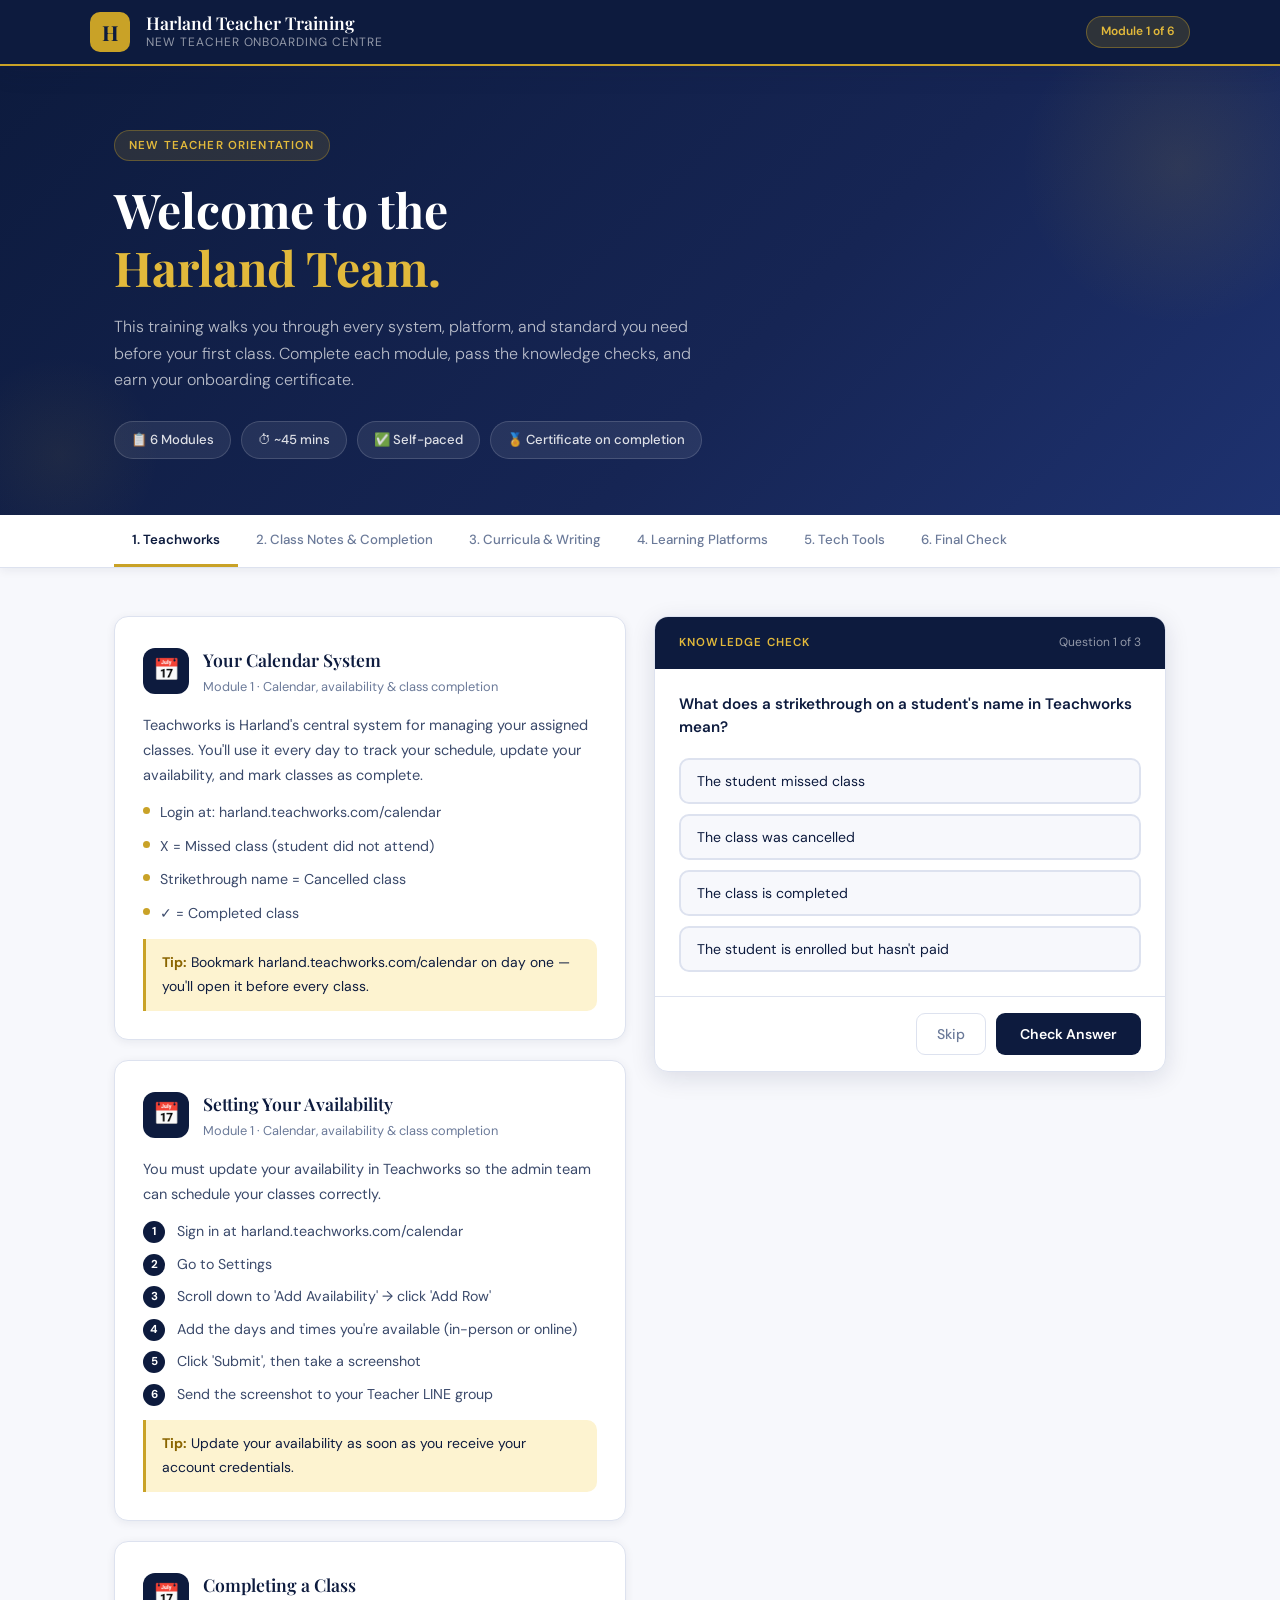
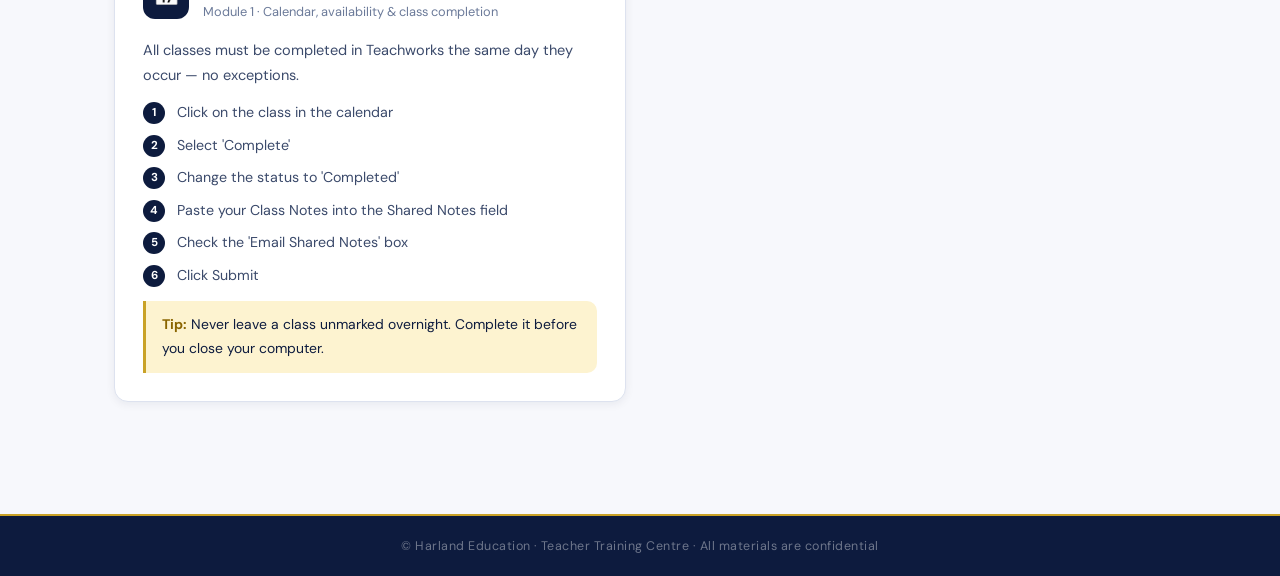
<file: index.html>
<!DOCTYPE html>
<html lang="en">
<head>
  <meta charset="UTF-8" />
  <meta name="viewport" content="width=device-width, initial-scale=1.0" />
  <title>Harland Teacher Onboarding | Training Centre</title>
  <link rel="stylesheet" href="style.css" />
  <link href="https://fonts.googleapis.com/css2?family=Playfair+Display:wght@600;700&family=DM+Sans:wght@300;400;500;600&display=swap" rel="stylesheet" />
</head>
<body>

  <header class="site-header">
    <div class="header-inner">
      <div class="logo-badge">H</div>
      <div class="header-text">
        <h1 class="site-title">Harland Teacher Training</h1>
        <p class="site-subtitle">New Teacher Onboarding Centre</p>
      </div>
      <div class="progress-pill" id="headerProgress">Module 1 of 6</div>
    </div>
  </header>

  <section class="hero">
    <div class="container">
      <div class="hero-badge">New Teacher Orientation</div>
      <h2 class="hero-title">Welcome to the<br><span class="gold">Harland Team.</span></h2>
      <p class="hero-desc">This training walks you through every system, platform, and standard you need before your first class. Complete each module, pass the knowledge checks, and earn your onboarding certificate.</p>
      <div class="hero-stats">
        <div class="stat-pill">📋 6 Modules</div>
        <div class="stat-pill">⏱ ~45 mins</div>
        <div class="stat-pill">✅ Self-paced</div>
        <div class="stat-pill">🏅 Certificate on completion</div>
      </div>
    </div>
  </section>

  <section class="module-nav-section">
    <div class="container">
      <div class="module-tabs" id="moduleTabs">
        <button class="tab-btn active" data-module="0">1. Teachworks</button>
        <button class="tab-btn" data-module="1">2. Class Notes & Completion</button>
        <button class="tab-btn" data-module="2">3. Curricula & Writing</button>
        <button class="tab-btn" data-module="3">4. Learning Platforms</button>
        <button class="tab-btn" data-module="4">5. Tech Tools</button>
        <button class="tab-btn" data-module="5">6. Final Check</button>
      </div>
    </div>
  </section>

  <main class="main-content">
    <div class="container">
      <div class="content-grid">
        <div class="module-info-panel" id="moduleInfoPanel"></div>
        <div class="quiz-panel">
          <div class="quiz-card">
            <div class="quiz-header">
              <span class="quiz-tag">Knowledge Check</span>
              <span class="quiz-counter" id="quizCounter">Question 1 of 3</span>
            </div>
            <div id="quizArea"></div>
            <div class="quiz-actions">
              <button class="btn-secondary" id="btnSkip">Skip</button>
              <button class="btn-primary" id="btnSubmit">Check Answer</button>
            </div>
          </div>
        </div>
      </div>

      <div class="results-section" id="resultsSection" style="display:none;">
        <h3 class="section-heading">Your Progress Dashboard</h3>
        <div class="results-grid" id="resultsGrid"></div>
        <div class="certificate-banner" id="certificateBanner" style="display:none;">
          <div class="cert-icon">🏅</div>
          <div class="cert-text">
            <strong>Congratulations! You've completed all 6 modules.</strong>
            <p>You're officially ready to teach at Harland. Your supervisor will be notified.</p>
          </div>
          <button class="btn-gold" onclick="window.print()">Print Certificate</button>
        </div>
      </div>
    </div>
  </main>

  <footer class="site-footer">
    <div class="container">
      <p>© Harland Education · Teacher Training Centre · All materials are confidential</p>
    </div>
  </footer>

  <script src="script.js"></script>
</body>
</html>
</file>
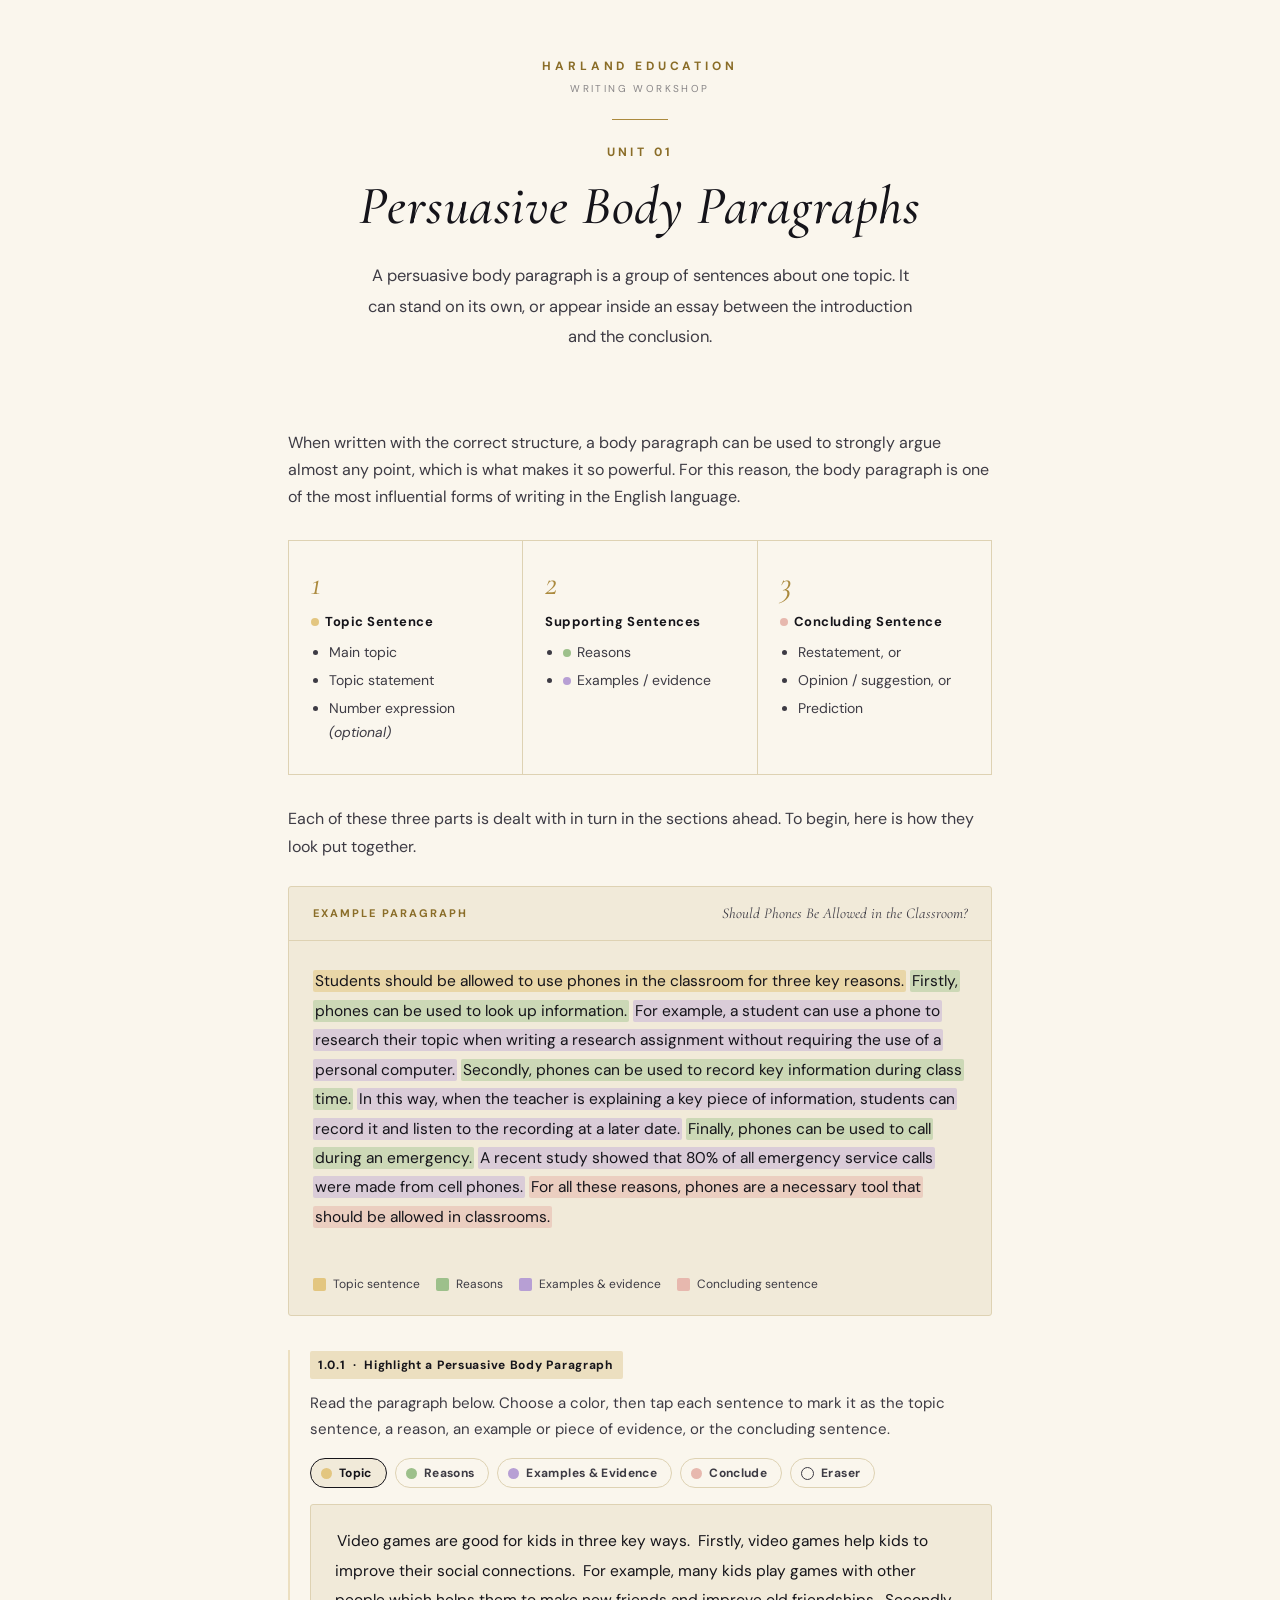
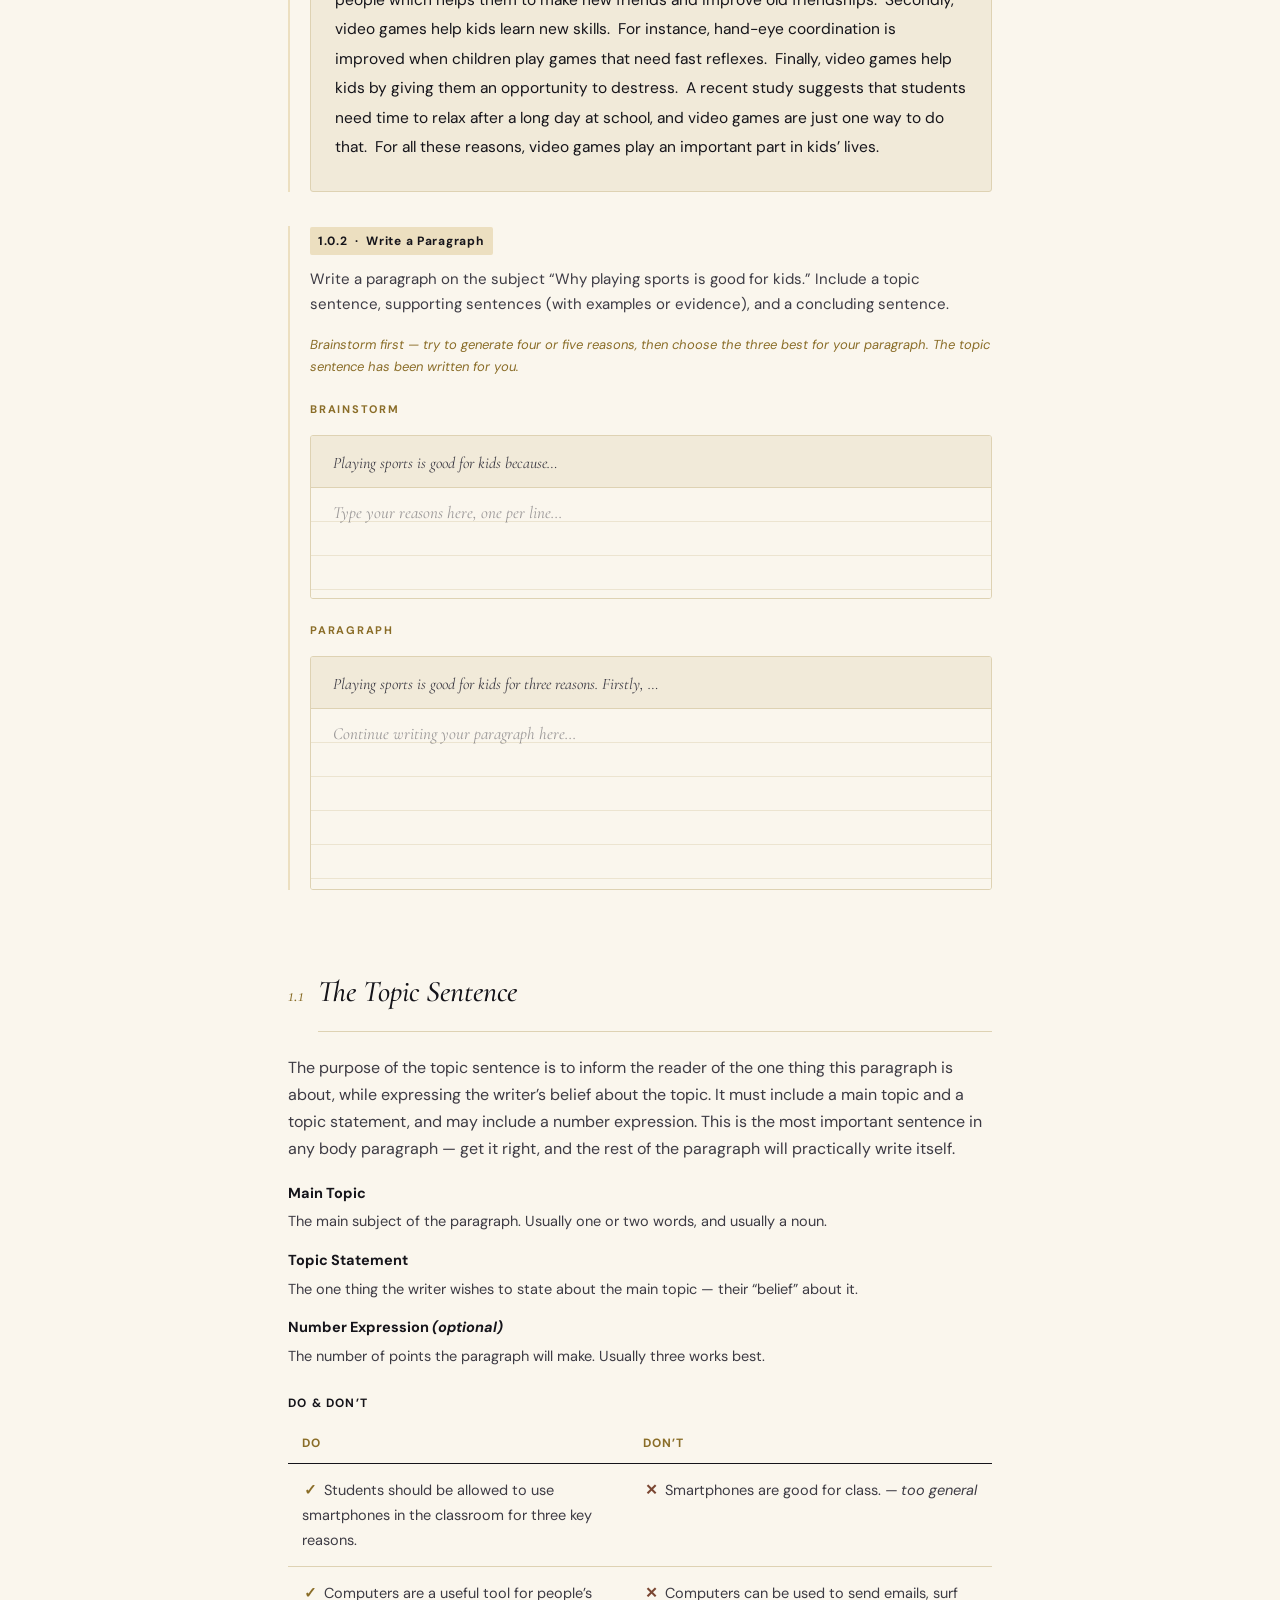
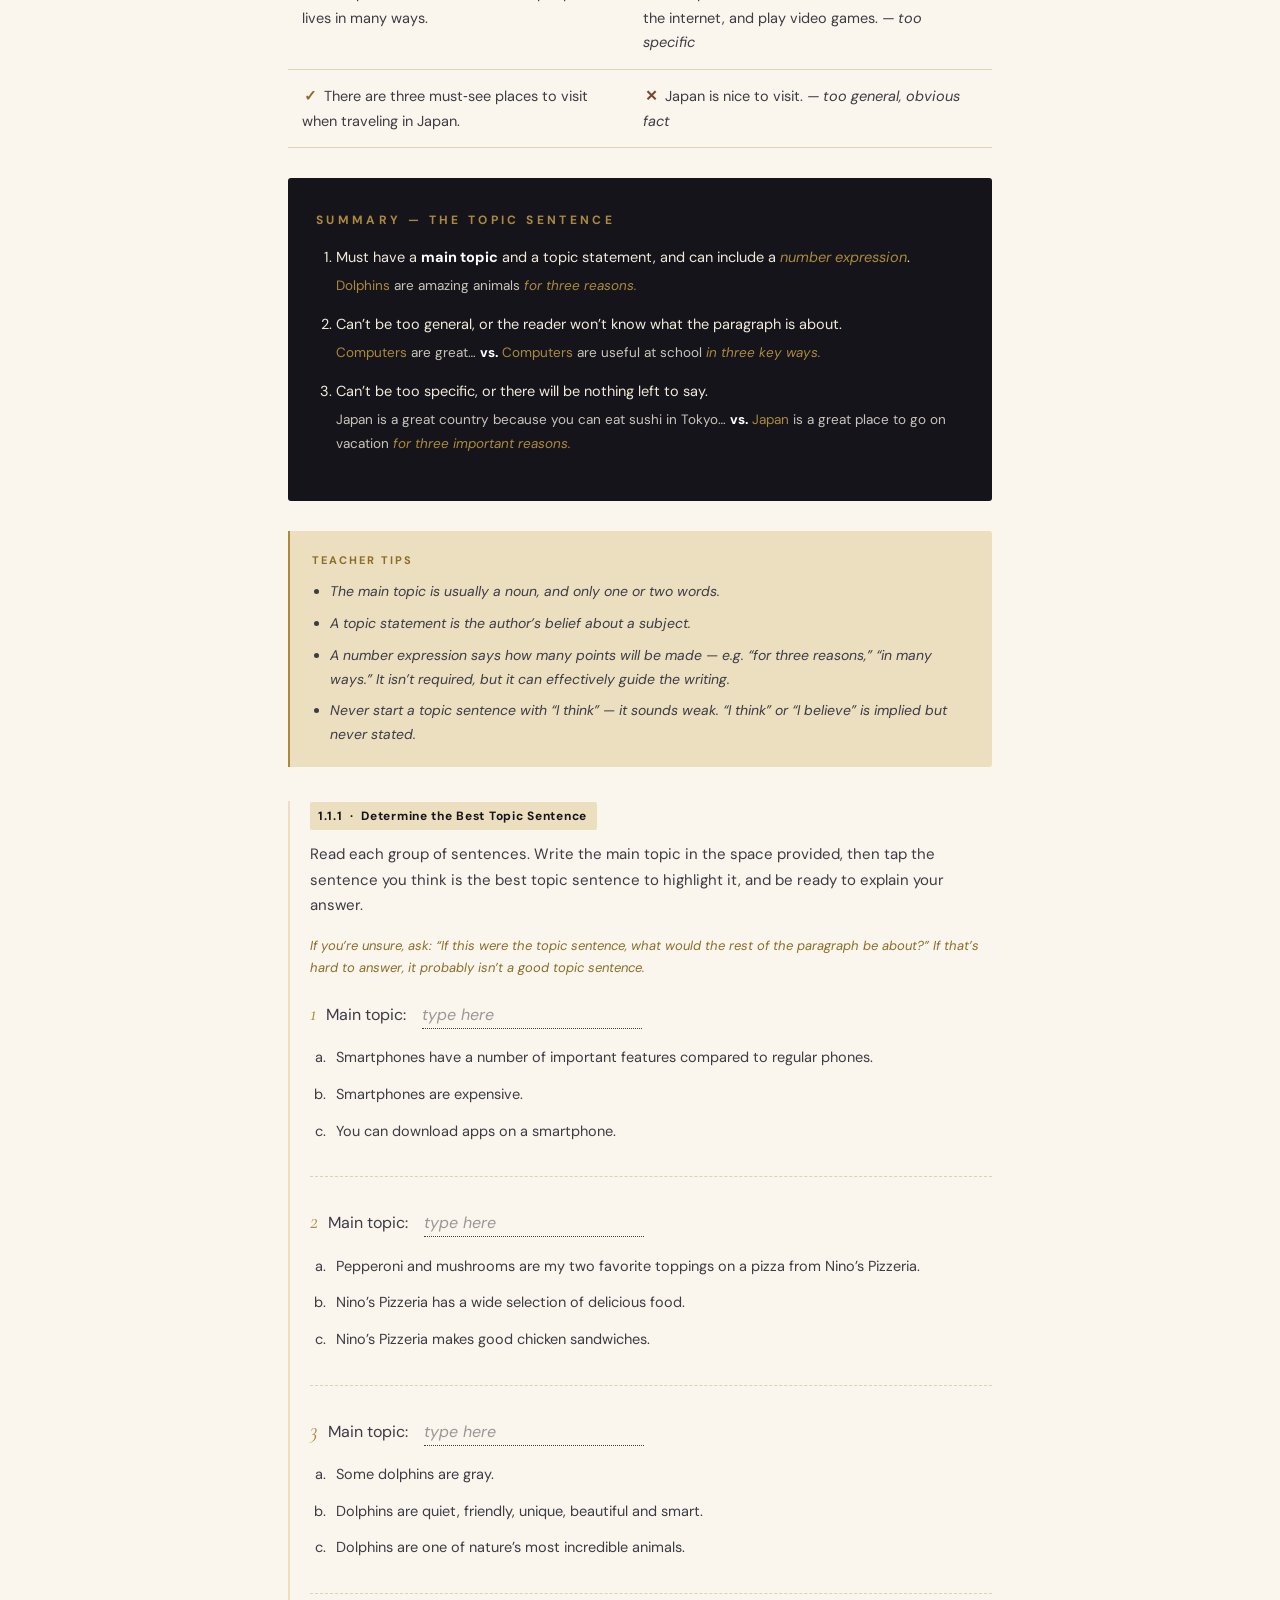
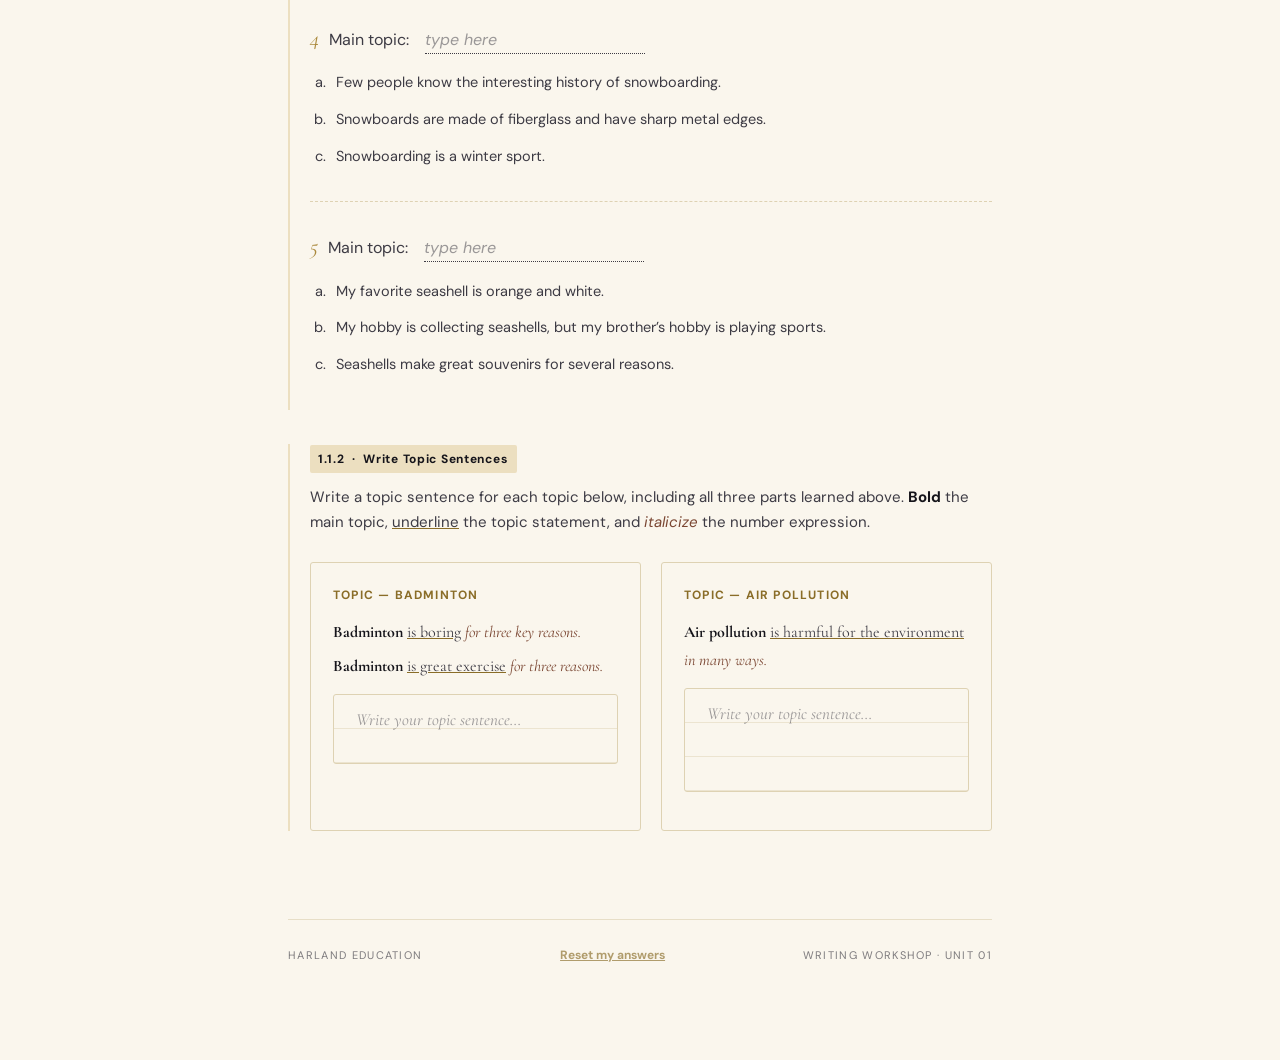
<file: unit1-persuasive-body-paragraphs.html>
<!DOCTYPE html>
<html lang="en">
<head>
<meta charset="UTF-8">
<meta name="viewport" content="width=device-width, initial-scale=1.0">
<title>Unit 1 — Persuasive Body Paragraphs | Harland Education</title>
<link rel="preconnect" href="https://fonts.googleapis.com">
<link rel="preconnect" href="https://fonts.gstatic.com" crossorigin>
<link href="https://fonts.googleapis.com/css2?family=Cormorant+Garamond:ital,wght@0,400;0,500;0,600;1,400;1,500;1,600&family=DM+Sans:ital,wght@0,400;0,500;0,700;1,400&display=swap" rel="stylesheet">
<style>
  :root{
    --obsidian:#15141a;
    --obsidian-soft:#3d3b44;
    --parchment:#faf6ed;
    --parchment-deep:#f1ead9;
    --gold:#ab8a3e;
    --gold-deep:#8a6d28;
    --gold-pale:#ecdfc0;
    --line:#ded2b3;
    --maroon:#7a4632;
    --radius:3px;
    --hl-topic:#e3c680;
    --hl-topic-soft:rgba(227,198,128,0.55);
    --hl-reasons:#9dc08b;
    --hl-reasons-soft:rgba(157,192,139,0.45);
    --hl-evidence:#b79fd4;
    --hl-evidence-soft:rgba(183,159,212,0.4);
    --hl-conclude:#e7b8ae;
    --hl-conclude-soft:rgba(231,184,174,0.55);
  }

  *{box-sizing:border-box;}

  html{scroll-behavior:smooth;}

  body{
    margin:0;
    background:var(--parchment);
    color:var(--obsidian-soft);
    font-family:'DM Sans', sans-serif;
    font-size:16px;
    line-height:1.7;
    -webkit-font-smoothing:antialiased;
  }

  ::selection{ background:var(--gold-pale); color:var(--obsidian); }

  .page{
    max-width:760px;
    margin:0 auto;
    padding:0 28px 96px;
  }

  /* ---------- Header ---------- */

  header.masthead{
    padding:56px 0 40px;
    text-align:center;
  }

  .wordmark{
    font-family:'DM Sans', sans-serif;
    font-size:12px;
    font-weight:700;
    letter-spacing:0.32em;
    text-transform:uppercase;
    color:var(--gold-deep);
  }

  .wordmark span{
    display:block;
    margin-top:4px;
    font-size:10px;
    font-weight:400;
    letter-spacing:0.24em;
    color:var(--obsidian-soft);
    opacity:0.6;
  }

  .rule{
    width:56px;
    height:1px;
    background:var(--gold);
    margin:22px auto;
  }

  .eyebrow{
    font-family:'DM Sans', sans-serif;
    font-size:12px;
    font-weight:700;
    letter-spacing:0.28em;
    text-transform:uppercase;
    color:var(--gold-deep);
    margin:0 0 14px;
  }

  h1.title{
    font-family:'Cormorant Garamond', serif;
    font-style:italic;
    font-weight:500;
    font-size:clamp(38px, 6vw, 54px);
    line-height:1.08;
    color:var(--obsidian);
    margin:0;
    letter-spacing:0.01em;
  }

  .lede{
    max-width:560px;
    margin:26px auto 0;
    font-size:16.5px;
    line-height:1.85;
    color:var(--obsidian-soft);
  }

  /* ---------- Section scaffolding ---------- */

  section{ margin-top:76px; }

  header.masthead + section{ margin-top:36px; }

  .section-head{
    display:flex;
    align-items:baseline;
    gap:14px;
    margin-bottom:22px;
  }

  .section-num{
    font-family:'Cormorant Garamond', serif;
    font-style:italic;
    font-size:20px;
    color:var(--gold-deep);
    white-space:nowrap;
  }

  h2.section-title{
    font-family:'Cormorant Garamond', serif;
    font-style:italic;
    font-weight:500;
    font-size:30px;
    color:var(--obsidian);
    margin:0;
    flex:1;
  }

  h2.section-title::after{
    content:"";
    display:block;
    height:1px;
    background:var(--line);
    margin-top:14px;
  }

  p{ margin:0 0 18px; }
  p:last-child{ margin-bottom:0; }

  /* ---------- Structure triptych ---------- */

  .triptych{
    display:grid;
    grid-template-columns:repeat(3, 1fr);
    gap:1px;
    background:var(--line);
    border:1px solid var(--line);
    margin:30px 0;
  }

  .triptych .panel{
    background:var(--parchment);
    padding:26px 22px;
  }

  .panel-num{
    font-family:'Cormorant Garamond', serif;
    font-style:italic;
    font-size:34px;
    color:var(--gold);
    line-height:1;
    display:block;
    margin-bottom:10px;
  }

  .panel-title{
    font-family:'DM Sans', sans-serif;
    font-weight:700;
    font-size:13px;
    letter-spacing:0.04em;
    color:var(--obsidian);
    margin-bottom:8px;
  }

  .panel-list{
    margin:0;
    padding-left:18px;
    font-size:14px;
    color:var(--obsidian-soft);
  }

  .panel-list li{ margin-bottom:4px; }

  .dot{
    display:inline-block;
    width:8px;
    height:8px;
    border-radius:50%;
    margin-right:6px;
  }
  .dot.topic{ background:var(--hl-topic); }
  .dot.reasons{ background:var(--hl-reasons); }
  .dot.evidence{ background:var(--hl-evidence); }
  .dot.conclude{ background:var(--hl-conclude); }

  /* ---------- Specimen cards ---------- */

  .specimen{
    background:var(--parchment-deep);
    border:1px solid var(--line);
    border-radius:var(--radius);
    padding:0;
    margin:26px 0;
    position:relative;
  }

  .specimen-label{
    display:flex;
    justify-content:space-between;
    align-items:center;
    padding:14px 24px;
    border-bottom:1px solid var(--line);
  }

  .specimen-tag{
    font-family:'DM Sans', sans-serif;
    font-size:11px;
    font-weight:700;
    letter-spacing:0.18em;
    text-transform:uppercase;
    color:var(--gold-deep);
  }

  .specimen-topic{
    font-family:'Cormorant Garamond', serif;
    font-style:italic;
    font-size:15px;
    color:var(--obsidian-soft);
  }

  .specimen-body{
    padding:26px 24px 28px;
    font-size:15.5px;
    line-height:1.9;
    color:var(--obsidian);
  }

  /* annotation legend + marks */
  .mk-topic{ background:var(--hl-topic-soft); border-radius:2px; box-decoration-break:clone; -webkit-box-decoration-break:clone; padding:1px 2px; }
  .mk-reasons{ background:var(--hl-reasons-soft); border-radius:2px; box-decoration-break:clone; -webkit-box-decoration-break:clone; padding:1px 2px; }
  .mk-evidence{ background:var(--hl-evidence-soft); border-radius:2px; box-decoration-break:clone; -webkit-box-decoration-break:clone; padding:1px 2px; }
  .mk-conclude{ background:var(--hl-conclude-soft); border-radius:2px; box-decoration-break:clone; -webkit-box-decoration-break:clone; padding:1px 2px; }

  .legend{
    display:flex;
    flex-wrap:wrap;
    gap:16px;
    padding:14px 24px 20px;
    font-size:12px;
    color:var(--obsidian-soft);
  }

  .legend-item{ display:flex; align-items:center; gap:7px; }
  .legend-swatch{ width:13px; height:13px; border-radius:2px; display:inline-block; }
  .legend-swatch.topic{ background:var(--hl-topic); }
  .legend-swatch.reasons{ background:var(--hl-reasons); }
  .legend-swatch.evidence{ background:var(--hl-evidence); }
  .legend-swatch.conclude{ background:var(--hl-conclude); }

  /* ---------- Exercise blocks ---------- */

  .exercise{
    margin:34px 0;
    padding-left:20px;
    border-left:2px solid var(--gold-pale);
  }

  .exercise-marker{
    display:inline-flex;
    align-items:center;
    gap:8px;
    font-family:'DM Sans', sans-serif;
    font-weight:700;
    font-size:12px;
    letter-spacing:0.06em;
    color:var(--obsidian);
    background:var(--gold-pale);
    padding:4px 10px 4px 8px;
    border-radius:2px;
    margin-bottom:12px;
  }

  .exercise-prompt{
    font-size:15px;
    color:var(--obsidian-soft);
    margin-bottom:16px;
  }

  .exercise-note{
    font-size:13px;
    font-style:italic;
    color:var(--gold-deep);
    margin-bottom:16px;
  }

  /* ---------- Highlighter toolbar ---------- */

  .hl-toolbar{
    display:flex;
    flex-wrap:wrap;
    gap:8px;
    margin-bottom:16px;
  }

  .hl-btn{
    display:inline-flex;
    align-items:center;
    gap:7px;
    font-family:'DM Sans', sans-serif;
    font-size:12px;
    font-weight:700;
    letter-spacing:0.03em;
    color:var(--obsidian-soft);
    background:var(--parchment);
    border:1px solid var(--line);
    border-radius:20px;
    padding:6px 14px 6px 10px;
    cursor:pointer;
    transition:border-color .15s, color .15s, background .15s;
  }

  .hl-btn::before{
    content:"";
    width:11px;
    height:11px;
    border-radius:50%;
    display:inline-block;
    background:var(--dot, var(--obsidian-soft));
  }

  .hl-btn[data-tool="topic"]{ --dot:var(--hl-topic); }
  .hl-btn[data-tool="reasons"]{ --dot:var(--hl-reasons); }
  .hl-btn[data-tool="evidence"]{ --dot:var(--hl-evidence); }
  .hl-btn[data-tool="conclude"]{ --dot:var(--hl-conclude); }
  .hl-btn[data-tool="clear"]::before{ background:transparent; border:1px solid var(--obsidian-soft); }

  .hl-btn.active{
    border-color:var(--obsidian);
    background:var(--parchment-deep);
    color:var(--obsidian);
  }

  .hl-sentence{
    cursor:pointer;
    border-radius:2px;
    padding:1px 2px;
    transition:background-color .12s;
  }
  .hl-sentence:hover{ background:var(--gold-pale); }
  .hl-sentence.hl-topic{ background:var(--hl-topic-soft); }
  .hl-sentence.hl-reasons{ background:var(--hl-reasons-soft); }
  .hl-sentence.hl-evidence{ background:var(--hl-evidence-soft); }
  .hl-sentence.hl-conclude{ background:var(--hl-conclude-soft); }

  .clear-link{
    background:none;
    border:none;
    font-family:'DM Sans', sans-serif;
    font-size:12px;
    font-weight:700;
    color:var(--gold-deep);
    text-decoration:underline;
    cursor:pointer;
    padding:0;
    margin-bottom:16px;
  }

  /* ---------- Editable fields ---------- */

  [contenteditable="true"]{ cursor:text; }

  [contenteditable="true"]:empty:before{
    content:attr(data-placeholder);
    color:var(--obsidian-soft);
    opacity:0.5;
    font-style:italic;
  }

  .ruled.editable:focus{
    outline:none;
    border-color:var(--gold);
    box-shadow:0 0 0 2px var(--gold-pale);
  }

  .blank-line.editable{
    outline:none;
  }
  .blank-line.editable:focus{
    border-bottom-color:var(--gold);
    background:var(--gold-pale);
  }

  /* ---------- Selectable options (1.1.1) ---------- */

  ol.options li{
    cursor:pointer;
    border-radius:2px;
    padding:3px 6px;
    margin-left:-6px;
    transition:background-color .12s;
  }
  ol.options li:hover{ background:var(--gold-pale); }
  ol.options li.chosen{
    background:var(--hl-topic-soft);
    font-weight:500;
    color:var(--obsidian);
  }

  /* ---------- Ruled writing panels ---------- */

  .ruled{
    background:
      repeating-linear-gradient(
        var(--parchment),
        var(--parchment) 33px,
        var(--line) 34px
      );
    border:1px solid var(--line);
    border-radius:var(--radius);
    padding:8px 22px 8px;
    margin:16px 0;
    font-family:'Cormorant Garamond', serif;
    font-size:17px;
    color:var(--obsidian);
    line-height:34px;
  }

  .ruled .prefix{ color:var(--obsidian-soft); font-style:italic; }

  .ruled-wrap{
    border:1px solid var(--line);
    border-radius:var(--radius);
    overflow:hidden;
    margin:16px 0;
  }

  .ruled-prefix{
    padding:14px 22px 10px;
    font-family:'Cormorant Garamond', serif;
    font-style:italic;
    font-size:16px;
    color:var(--obsidian-soft);
    background:var(--parchment-deep);
    border-bottom:1px solid var(--line);
  }

  .ruled-wrap .ruled{
    margin:0;
    border:none;
    border-radius:0;
  }

  .ruled-label{
    font-family:'DM Sans', sans-serif;
    font-size:11px;
    font-weight:700;
    letter-spacing:0.16em;
    text-transform:uppercase;
    color:var(--gold-deep);
    margin:22px 0 8px;
  }

  /* ---------- Do / Don't table ---------- */

  .rules-table{
    width:100%;
    border-collapse:collapse;
    margin:24px 0;
    font-size:14.5px;
  }

  .rules-table caption{
    text-align:left;
    font-family:'DM Sans', sans-serif;
    font-weight:700;
    font-size:12px;
    letter-spacing:0.1em;
    text-transform:uppercase;
    color:var(--obsidian);
    margin-bottom:10px;
  }

  .rules-table th{
    text-align:left;
    font-family:'DM Sans', sans-serif;
    font-weight:700;
    font-size:12px;
    letter-spacing:0.08em;
    text-transform:uppercase;
    color:var(--gold-deep);
    padding:10px 14px;
    border-bottom:1px solid var(--obsidian);
  }

  .rules-table td{
    padding:14px;
    border-bottom:1px solid var(--line);
    vertical-align:top;
  }

  .mark{
    display:inline-block;
    width:16px;
    text-align:center;
    margin-right:6px;
    font-weight:700;
  }
  .mark.yes{ color:var(--gold-deep); }
  .mark.no{ color:var(--maroon); }

  .structure-def{
    margin:8px 0 18px;
    font-size:14.5px;
  }
  .structure-def dt{
    font-family:'DM Sans', sans-serif;
    font-weight:700;
    color:var(--obsidian);
    margin-top:14px;
  }
  .structure-def dd{
    margin:4px 0 0;
    color:var(--obsidian-soft);
  }

  /* ---------- Reversed summary panel ---------- */

  .summary-panel{
    background:var(--obsidian);
    color:var(--parchment-deep);
    padding:32px 28px;
    border-radius:var(--radius);
    margin:30px 0;
  }

  .summary-panel .eyebrow{ color:var(--gold); }

  .summary-panel ol{
    margin:14px 0 0;
    padding-left:20px;
  }

  .summary-panel li{
    margin-bottom:14px;
    font-size:14.5px;
    line-height:1.75;
  }

  .summary-panel li em{
    font-style:italic;
    color:var(--gold);
  }

  .summary-panel li b{
    font-weight:700;
    color:#fff;
  }

  .summary-panel .compare{
    display:block;
    margin-top:4px;
    color:#c9c5bb;
    font-size:13.5px;
  }

  .summary-panel .compare .win{ color:var(--gold); }

  /* ---------- Teacher tips marginalia ---------- */

  .teacher-tips{
    margin:26px 0;
    padding:20px 22px;
    border-left:2px solid var(--gold);
    background:var(--gold-pale);
    border-radius:0 var(--radius) var(--radius) 0;
  }

  .teacher-tips .specimen-tag{ display:block; margin-bottom:10px; }

  .teacher-tips ul{
    margin:0;
    padding-left:18px;
    font-size:14px;
    font-style:italic;
    color:var(--obsidian-soft);
  }

  .teacher-tips li{ margin-bottom:8px; }
  .teacher-tips li:last-child{ margin-bottom:0; }

  /* ---------- Numbered practice sets ---------- */

  .problem-set{
    margin-bottom:26px;
    padding-bottom:24px;
    border-bottom:1px dashed var(--line);
  }
  .problem-set:last-child{ border-bottom:none; }

  .problem-head{
    display:flex;
    align-items:baseline;
    gap:10px;
    margin-bottom:10px;
  }

  .problem-index{
    font-family:'Cormorant Garamond', serif;
    font-style:italic;
    font-size:22px;
    color:var(--gold);
  }

  .blank-line{
    display:inline-block;
    min-width:220px;
    border-bottom:1px dotted var(--obsidian-soft);
    margin-left:6px;
  }

  ol.options{
    margin:10px 0 0;
    padding-left:26px;
    font-size:14.5px;
  }
  ol.options li{ margin-bottom:6px; }

  /* ---------- Topic sentence lab (1.1.2) ---------- */

  .lab{
    display:grid;
    grid-template-columns:1fr 1fr;
    gap:20px;
    margin:26px 0;
  }

  .lab-card{
    border:1px solid var(--line);
    border-radius:var(--radius);
    padding:22px;
    background:var(--parchment);
  }

  .lab-topic{
    font-family:'DM Sans', sans-serif;
    font-weight:700;
    font-size:12px;
    letter-spacing:0.1em;
    text-transform:uppercase;
    color:var(--gold-deep);
    margin-bottom:14px;
  }

  .lab-card .given{
    font-family:'Cormorant Garamond', serif;
    font-size:16px;
    color:var(--obsidian-soft);
    margin-bottom:6px;
  }

  .key{
    font-weight:700; color:var(--obsidian);
  }
  .stmt{
    text-decoration:underline;
    text-decoration-color:var(--gold-deep);
  }
  .numexp{
    font-style:italic;
    color:var(--maroon);
  }

  /* ---------- Footer ---------- */

  footer{
    margin-top:88px;
    padding-top:26px;
    border-top:1px solid var(--line);
    display:flex;
    justify-content:space-between;
    align-items:center;
    font-size:11px;
    letter-spacing:0.12em;
    text-transform:uppercase;
    color:var(--obsidian-soft);
    opacity:0.65;
  }

  @media (max-width:640px){
    .triptych{ grid-template-columns:1fr; }
    .lab{ grid-template-columns:1fr; }
    header.masthead{ padding-top:40px; }
    footer{ flex-direction:column; gap:8px; text-align:center; }
  }
</style>
</head>
<body>
<div class="page">

  <header class="masthead">
    <div class="wordmark">Harland Education<span>Writing Workshop</span></div>
    <div class="rule"></div>
    <p class="eyebrow">Unit 01</p>
    <h1 class="title">Persuasive Body Paragraphs</h1>
    <p class="lede">A persuasive body paragraph is a group of sentences about one topic. It can stand on its own, or appear inside an essay between the introduction and the conclusion.</p>
  </header>

  <section>
    <p>When written with the correct structure, a body paragraph can be used to strongly argue almost any point, which is what makes it so powerful. For this reason, the body paragraph is one of the most influential forms of writing in the English language.</p>

    <div class="triptych">
      <div class="panel">
        <span class="panel-num">1</span>
        <div class="panel-title"><span class="dot topic"></span>Topic Sentence</div>
        <ul class="panel-list">
          <li>Main topic</li>
          <li>Topic statement</li>
          <li>Number expression <em>(optional)</em></li>
        </ul>
      </div>
      <div class="panel">
        <span class="panel-num">2</span>
        <div class="panel-title">Supporting Sentences</div>
        <ul class="panel-list">
          <li><span class="dot reasons"></span>Reasons</li>
          <li><span class="dot evidence"></span>Examples / evidence</li>
        </ul>
      </div>
      <div class="panel">
        <span class="panel-num">3</span>
        <div class="panel-title"><span class="dot conclude"></span>Concluding Sentence</div>
        <ul class="panel-list">
          <li>Restatement, or</li>
          <li>Opinion / suggestion, or</li>
          <li>Prediction</li>
        </ul>
      </div>
    </div>

    <p>Each of these three parts is dealt with in turn in the sections ahead. To begin, here is how they look put together.</p>

    <div class="specimen">
      <div class="specimen-label">
        <span class="specimen-tag">Example Paragraph</span>
        <span class="specimen-topic">Should Phones Be Allowed in the Classroom?</span>
      </div>
      <div class="specimen-body">
        <span class="mk-topic">Students should be allowed to use phones in the classroom for three key reasons.</span>
        <span class="mk-reasons">Firstly, phones can be used to look up information.</span> <span class="mk-evidence">For example, a student can use a phone to research their topic when writing a research assignment without requiring the use of a personal computer.</span> <span class="mk-reasons">Secondly, phones can be used to record key information during class time.</span> <span class="mk-evidence">In this way, when the teacher is explaining a key piece of information, students can record it and listen to the recording at a later date.</span> <span class="mk-reasons">Finally, phones can be used to call during an emergency.</span> <span class="mk-evidence">A recent study showed that 80% of all emergency service calls were made from cell phones.</span>
        <span class="mk-conclude">For all these reasons, phones are a necessary tool that should be allowed in classrooms.</span>
      </div>
      <div class="legend">
        <span class="legend-item"><span class="legend-swatch topic"></span>Topic sentence</span>
        <span class="legend-item"><span class="legend-swatch reasons"></span>Reasons</span>
        <span class="legend-item"><span class="legend-swatch evidence"></span>Examples &amp; evidence</span>
        <span class="legend-item"><span class="legend-swatch conclude"></span>Concluding sentence</span>
      </div>
    </div>

    <div class="exercise">
      <span class="exercise-marker">1.0.1 &nbsp;·&nbsp; Highlight a Persuasive Body Paragraph</span>
      <p class="exercise-prompt">Read the paragraph below. Choose a color, then tap each sentence to mark it as the topic sentence, a reason, an example or piece of evidence, or the concluding sentence.</p>
      <div class="hl-toolbar" role="group" aria-label="Highlighter colors" data-target="hl-101">
        <button type="button" class="hl-btn active" data-tool="topic">Topic</button>
        <button type="button" class="hl-btn" data-tool="reasons">Reasons</button>
        <button type="button" class="hl-btn" data-tool="evidence">Examples &amp; Evidence</button>
        <button type="button" class="hl-btn" data-tool="conclude">Conclude</button>
        <button type="button" class="hl-btn" data-tool="clear">Eraser</button>
      </div>
      <div class="specimen" style="margin-top:0;">
        <div class="specimen-body hl-group" id="hl-101" style="padding-top:22px;">
          <span class="hl-sentence" data-field="hl-1">Video games are good for kids in three key ways.</span> <span class="hl-sentence" data-field="hl-2">Firstly, video games help kids to improve their social connections.</span> <span class="hl-sentence" data-field="hl-3">For example, many kids play games with other people which helps them to make new friends and improve old friendships.</span> <span class="hl-sentence" data-field="hl-4">Secondly, video games help kids learn new skills.</span> <span class="hl-sentence" data-field="hl-5">For instance, hand-eye coordination is improved when children play games that need fast reflexes.</span> <span class="hl-sentence" data-field="hl-6">Finally, video games help kids by giving them an opportunity to destress.</span> <span class="hl-sentence" data-field="hl-7">A recent study suggests that students need time to relax after a long day at school, and video games are just one way to do that.</span> <span class="hl-sentence" data-field="hl-8">For all these reasons, video games play an important part in kids&rsquo; lives.</span>
        </div>
      </div>
    </div>

    <div class="exercise">
      <span class="exercise-marker">1.0.2 &nbsp;·&nbsp; Write a Paragraph</span>
      <p class="exercise-prompt">Write a paragraph on the subject &ldquo;Why playing sports is good for kids.&rdquo; Include a topic sentence, supporting sentences (with examples or evidence), and a concluding sentence.</p>
      <p class="exercise-note">Brainstorm first &mdash; try to generate four or five reasons, then choose the three best for your paragraph. The topic sentence has been written for you.</p>

      <p class="ruled-label">Brainstorm</p>
      <div class="ruled-wrap">
        <div class="ruled-prefix">Playing sports is good for kids because&hellip;</div>
        <div class="ruled editable" contenteditable="true" data-field="brainstorm" data-placeholder="Type your reasons here, one per line&hellip;" style="min-height:110px;"></div>
      </div>

      <p class="ruled-label">Paragraph</p>
      <div class="ruled-wrap">
        <div class="ruled-prefix">Playing sports is good for kids for three reasons. Firstly, &hellip;</div>
        <div class="ruled editable" contenteditable="true" data-field="paragraph" data-placeholder="Continue writing your paragraph here&hellip;" style="min-height:180px;"></div>
      </div>
    </div>
  </section>

  <section>
    <div class="section-head">
      <span class="section-num">1.1</span>
      <h2 class="section-title">The Topic Sentence</h2>
    </div>

    <p>The purpose of the topic sentence is to inform the reader of the one thing this paragraph is about, while expressing the writer&rsquo;s belief about the topic. It must include a main topic and a topic statement, and may include a number expression. This is the most important sentence in any body paragraph &mdash; get it right, and the rest of the paragraph will practically write itself.</p>

    <dl class="structure-def">
      <dt>Main Topic</dt>
      <dd>The main subject of the paragraph. Usually one or two words, and usually a noun.</dd>
      <dt>Topic Statement</dt>
      <dd>The one thing the writer wishes to state about the main topic &mdash; their &ldquo;belief&rdquo; about it.</dd>
      <dt>Number Expression <em>(optional)</em></dt>
      <dd>The number of points the paragraph will make. Usually three works best.</dd>
    </dl>

    <table class="rules-table">
      <caption>Do &amp; Don&rsquo;t</caption>
      <thead>
        <tr><th>Do</th><th>Don&rsquo;t</th></tr>
      </thead>
      <tbody>
        <tr>
          <td><span class="mark yes">&#10003;</span>Students should be allowed to use smartphones in the classroom for three key reasons.</td>
          <td><span class="mark no">&#10005;</span>Smartphones are good for class. <em>&mdash; too general</em></td>
        </tr>
        <tr>
          <td><span class="mark yes">&#10003;</span>Computers are a useful tool for people&rsquo;s lives in many ways.</td>
          <td><span class="mark no">&#10005;</span>Computers can be used to send emails, surf the internet, and play video games. <em>&mdash; too specific</em></td>
        </tr>
        <tr>
          <td><span class="mark yes">&#10003;</span>There are three must&#8209;see places to visit when traveling in Japan.</td>
          <td><span class="mark no">&#10005;</span>Japan is nice to visit. <em>&mdash; too general, obvious fact</em></td>
        </tr>
      </tbody>
    </table>

    <div class="summary-panel">
      <p class="eyebrow">Summary &mdash; The Topic Sentence</p>
      <ol>
        <li>Must have a <b>main topic</b> and a topic statement, and can include a <em>number expression</em>.
          <span class="compare"><span class="win">Dolphins</span> are amazing animals <em>for three reasons.</em></span>
        </li>
        <li>Can&rsquo;t be too general, or the reader won&rsquo;t know what the paragraph is about.
          <span class="compare"><span class="win">Computers</span> are great&hellip; <b>vs.</b> <span class="win">Computers</span> are useful at school <em>in three key ways.</em></span>
        </li>
        <li>Can&rsquo;t be too specific, or there will be nothing left to say.
          <span class="compare">Japan is a great country because you can eat sushi in Tokyo&hellip; <b>vs.</b> <span class="win">Japan</span> is a great place to go on vacation <em>for three important reasons.</em></span>
        </li>
      </ol>
    </div>

    <div class="teacher-tips">
      <span class="specimen-tag">Teacher Tips</span>
      <ul>
        <li>The main topic is usually a noun, and only one or two words.</li>
        <li>A topic statement is the author&rsquo;s belief about a subject.</li>
        <li>A number expression says how many points will be made &mdash; e.g. &ldquo;for three reasons,&rdquo; &ldquo;in many ways.&rdquo; It isn&rsquo;t required, but it can effectively guide the writing.</li>
        <li>Never start a topic sentence with &ldquo;I think&rdquo; &mdash; it sounds weak. &ldquo;I think&rdquo; or &ldquo;I believe&rdquo; is implied but never stated.</li>
      </ul>
    </div>

    <div class="exercise">
      <span class="exercise-marker">1.1.1 &nbsp;·&nbsp; Determine the Best Topic Sentence</span>
      <p class="exercise-prompt">Read each group of sentences. Write the main topic in the space provided, then tap the sentence you think is the best topic sentence to highlight it, and be ready to explain your answer.</p>
      <p class="exercise-note">If you&rsquo;re unsure, ask: &ldquo;If this were the topic sentence, what would the rest of the paragraph be about?&rdquo; If that&rsquo;s hard to answer, it probably isn&rsquo;t a good topic sentence.</p>

      <div class="problem-set">
        <div class="problem-head"><span class="problem-index">1</span>Main topic:<span class="blank-line editable" contenteditable="true" data-field="topic-1" data-placeholder="type here"></span></div>
        <ol class="options" type="a" data-field="choice-1">
          <li>Smartphones have a number of important features compared to regular phones.</li>
          <li>Smartphones are expensive.</li>
          <li>You can download apps on a smartphone.</li>
        </ol>
      </div>

      <div class="problem-set">
        <div class="problem-head"><span class="problem-index">2</span>Main topic:<span class="blank-line editable" contenteditable="true" data-field="topic-2" data-placeholder="type here"></span></div>
        <ol class="options" type="a" data-field="choice-2">
          <li>Pepperoni and mushrooms are my two favorite toppings on a pizza from Nino&rsquo;s Pizzeria.</li>
          <li>Nino&rsquo;s Pizzeria has a wide selection of delicious food.</li>
          <li>Nino&rsquo;s Pizzeria makes good chicken sandwiches.</li>
        </ol>
      </div>

      <div class="problem-set">
        <div class="problem-head"><span class="problem-index">3</span>Main topic:<span class="blank-line editable" contenteditable="true" data-field="topic-3" data-placeholder="type here"></span></div>
        <ol class="options" type="a" data-field="choice-3">
          <li>Some dolphins are gray.</li>
          <li>Dolphins are quiet, friendly, unique, beautiful and smart.</li>
          <li>Dolphins are one of nature&rsquo;s most incredible animals.</li>
        </ol>
      </div>

      <div class="problem-set">
        <div class="problem-head"><span class="problem-index">4</span>Main topic:<span class="blank-line editable" contenteditable="true" data-field="topic-4" data-placeholder="type here"></span></div>
        <ol class="options" type="a" data-field="choice-4">
          <li>Few people know the interesting history of snowboarding.</li>
          <li>Snowboards are made of fiberglass and have sharp metal edges.</li>
          <li>Snowboarding is a winter sport.</li>
        </ol>
      </div>

      <div class="problem-set">
        <div class="problem-head"><span class="problem-index">5</span>Main topic:<span class="blank-line editable" contenteditable="true" data-field="topic-5" data-placeholder="type here"></span></div>
        <ol class="options" type="a" data-field="choice-5">
          <li>My favorite seashell is orange and white.</li>
          <li>My hobby is collecting seashells, but my brother&rsquo;s hobby is playing sports.</li>
          <li>Seashells make great souvenirs for several reasons.</li>
        </ol>
      </div>
    </div>

    <div class="exercise">
      <span class="exercise-marker">1.1.2 &nbsp;·&nbsp; Write Topic Sentences</span>
      <p class="exercise-prompt">Write a topic sentence for each topic below, including all three parts learned above. <b class="key">Bold</b> the main topic, <span class="stmt">underline</span> the topic statement, and <span class="numexp">italicize</span> the number expression.</p>

      <div class="lab">
        <div class="lab-card">
          <div class="lab-topic">Topic &mdash; Badminton</div>
          <p class="given"><span class="key">Badminton</span> <span class="stmt">is boring</span> <span class="numexp">for three key reasons.</span></p>
          <p class="given"><span class="key">Badminton</span> <span class="stmt">is great exercise</span> <span class="numexp">for three reasons.</span></p>
          <div class="ruled editable" contenteditable="true" data-field="badminton" data-placeholder="Write your topic sentence&hellip;" style="margin-top:14px; padding-top:8px; min-height:70px;"></div>
        </div>
        <div class="lab-card">
          <div class="lab-topic">Topic &mdash; Air Pollution</div>
          <p class="given"><span class="key">Air pollution</span> <span class="stmt">is harmful for the environment</span> <span class="numexp">in many ways.</span></p>
          <div class="ruled editable" contenteditable="true" data-field="airpollution" data-placeholder="Write your topic sentence&hellip;" style="margin-top:14px; padding-top:8px; min-height:104px;"></div>
        </div>
      </div>
    </div>
  </section>

  <footer>
    <span>Harland Education</span>
    <button type="button" id="reset-page" class="clear-link" style="margin:0;">Reset my answers</button>
    <span>Writing Workshop &middot; Unit 01</span>
  </footer>

</div>

<script>
(function(){
  var STORAGE_KEY = 'harland-u1-persuasive-body-paragraphs-v2';
  var state = {};
  try { state = JSON.parse(localStorage.getItem(STORAGE_KEY) || '{}'); } catch(e){ state = {}; }
  function persist(){
    try { localStorage.setItem(STORAGE_KEY, JSON.stringify(state)); } catch(e){ /* storage unavailable in this view; edits still work for the session */ }
  }

  // ---- Editable text fields: brainstorm, paragraph, main-topic blanks, badminton, air pollution ----
  document.querySelectorAll('[data-field].editable[contenteditable="true"]').forEach(function(el){
    var key = el.getAttribute('data-field');
    if(Object.prototype.hasOwnProperty.call(state, key)){ el.innerHTML = state[key]; }
    el.addEventListener('input', function(){
      if(el.textContent.trim() === ''){ el.innerHTML = ''; }
      state[key] = el.innerHTML;
      persist();
    });
  });

  document.querySelectorAll('.blank-line.editable').forEach(function(el){
    el.addEventListener('keydown', function(e){
      if(e.key === 'Enter'){ e.preventDefault(); }
    });
  });

  // ---- Highlighter toolbar (1.0.1) ----
  var hlClasses = ['hl-topic','hl-reasons','hl-evidence','hl-conclude'];
  document.querySelectorAll('.hl-toolbar').forEach(function(toolbar){
    var group = document.getElementById(toolbar.getAttribute('data-target'));
    if(!group) return;
    var currentTool = 'topic';

    toolbar.querySelectorAll('.hl-btn').forEach(function(btn){
      btn.addEventListener('click', function(){
        currentTool = btn.getAttribute('data-tool');
        toolbar.querySelectorAll('.hl-btn').forEach(function(b){ b.classList.remove('active'); });
        btn.classList.add('active');
      });
    });

    group.querySelectorAll('.hl-sentence[data-field]').forEach(function(sentence){
      var key = sentence.getAttribute('data-field');
      if(state[key]){ sentence.classList.add(state[key]); }

      sentence.addEventListener('click', function(){
        if(currentTool === 'clear'){
          sentence.classList.remove.apply(sentence.classList, hlClasses);
          delete state[key];
          persist();
          return;
        }
        var target = 'hl-' + currentTool;
        var already = sentence.classList.contains(target);
        sentence.classList.remove.apply(sentence.classList, hlClasses);
        if(!already){
          sentence.classList.add(target);
          state[key] = target;
        } else {
          delete state[key];
        }
        persist();
      });
    });
  });

  // ---- Selectable "best sentence" options (1.1.1) ----
  document.querySelectorAll('ol.options[data-field]').forEach(function(ol){
    var key = ol.getAttribute('data-field');
    var items = ol.querySelectorAll('li');
    if(state[key] !== undefined && items[state[key]]){ items[state[key]].classList.add('chosen'); }

    ol.addEventListener('click', function(e){
      var li = e.target.closest('li');
      if(!li || !ol.contains(li)) return;
      var allItems = ol.querySelectorAll('li');
      var wasChosen = li.classList.contains('chosen');
      allItems.forEach(function(item){ item.classList.remove('chosen'); });
      if(!wasChosen){
        li.classList.add('chosen');
        state[key] = Array.prototype.indexOf.call(allItems, li);
      } else {
        delete state[key];
      }
      persist();
    });
  });

  // ---- Reset ----
  var resetBtn = document.getElementById('reset-page');
  if(resetBtn){
    resetBtn.addEventListener('click', function(){
      try { localStorage.removeItem(STORAGE_KEY); } catch(e){}
      location.reload();
    });
  }
})();
</script>

</body>
</html>
</file>
<file: style.css>
/* ===========================
   HARLAND ONBOARDING APP
   Navy · Gold · White
   =========================== */

*, *::before, *::after { box-sizing: border-box; margin: 0; padding: 0; }

:root {
  --navy:       #0d1b3e;
  --navy-mid:   #162554;
  --navy-light: #1e3270;
  --gold:       #c9a227;
  --gold-light: #e2b93b;
  --gold-pale:  #fdf3d0;
  --white:      #ffffff;
  --off-white:  #f7f8fc;
  --text-dark:  #0d1b3e;
  --text-mid:   #3b4a6b;
  --text-light: #6b7a99;
  --border:     #dde2ef;
  --radius:     14px;
  --shadow-sm:  0 2px 10px rgba(13,27,62,0.07);
  --shadow-md:  0 6px 24px rgba(13,27,62,0.12);
  --shadow-lg:  0 12px 40px rgba(13,27,62,0.18);
  --font-head:  'Playfair Display', Georgia, serif;
  --font-body:  'DM Sans', sans-serif;
  --transition: 0.25s ease;
}

html { scroll-behavior: smooth; }

body {
  font-family: var(--font-body);
  background: var(--off-white);
  color: var(--text-dark);
  min-height: 100vh;
  line-height: 1.65;
}

.container { max-width: 1100px; margin: 0 auto; padding: 0 24px; }

/* ── HEADER ── */
.site-header {
  background: var(--navy);
  border-bottom: 2px solid var(--gold);
  padding: 0 24px;
  position: sticky;
  top: 0;
  z-index: 100;
  box-shadow: var(--shadow-md);
}
.header-inner {
  max-width: 1100px;
  margin: 0 auto;
  display: flex;
  align-items: center;
  gap: 16px;
  height: 64px;
}
.logo-badge {
  width: 40px; height: 40px;
  background: var(--gold);
  border-radius: 10px;
  display: flex; align-items: center; justify-content: center;
  font-family: var(--font-head);
  font-size: 1.3rem; font-weight: 700;
  color: var(--navy);
  flex-shrink: 0;
}
.header-text { flex: 1; }
.site-title { font-family: var(--font-head); font-size: 1.1rem; color: var(--white); font-weight: 600; line-height: 1.2; }
.site-subtitle { font-size: 0.75rem; color: rgba(255,255,255,0.55); text-transform: uppercase; letter-spacing: 0.08em; }
.progress-pill {
  background: rgba(201,162,39,0.18);
  border: 1px solid rgba(201,162,39,0.4);
  color: var(--gold-light);
  font-size: 0.75rem; font-weight: 600;
  padding: 5px 14px; border-radius: 99px;
  white-space: nowrap;
}

/* ── HERO ── */
.hero {
  background: linear-gradient(135deg, var(--navy) 0%, var(--navy-mid) 60%, var(--navy-light) 100%);
  padding: 64px 0 56px;
  position: relative; overflow: hidden;
}
.hero::before {
  content: ''; position: absolute; top: -60px; right: -60px;
  width: 320px; height: 320px;
  background: radial-gradient(circle, rgba(201,162,39,0.12) 0%, transparent 70%);
}
.hero::after {
  content: ''; position: absolute; bottom: -40px; left: -40px;
  width: 200px; height: 200px;
  background: radial-gradient(circle, rgba(201,162,39,0.07) 0%, transparent 70%);
}
.hero-badge {
  display: inline-block;
  background: rgba(201,162,39,0.15);
  border: 1px solid rgba(201,162,39,0.35);
  color: var(--gold-light);
  font-size: 0.72rem; font-weight: 600;
  text-transform: uppercase; letter-spacing: 0.1em;
  padding: 5px 14px; border-radius: 99px;
  margin-bottom: 20px;
}
.hero-title {
  font-family: var(--font-head);
  font-size: clamp(2rem, 5vw, 3rem);
  color: var(--white); font-weight: 700; line-height: 1.2;
  margin-bottom: 18px;
}
.hero-title .gold { color: var(--gold-light); }
.hero-desc { color: rgba(255,255,255,0.7); font-size: 1rem; max-width: 580px; margin-bottom: 28px; font-weight: 300; }
.hero-stats { display: flex; gap: 10px; flex-wrap: wrap; }
.stat-pill {
  background: rgba(255,255,255,0.08);
  border: 1px solid rgba(255,255,255,0.15);
  color: rgba(255,255,255,0.85);
  font-size: 0.82rem; font-weight: 500;
  padding: 7px 16px; border-radius: 99px;
}

/* ── MODULE TABS ── */
.module-nav-section {
  background: var(--white);
  border-bottom: 1px solid var(--border);
  padding: 0 24px;
  box-shadow: var(--shadow-sm);
}
.module-tabs {
  max-width: 1100px; margin: 0 auto;
  display: flex; overflow-x: auto; scrollbar-width: none;
}
.module-tabs::-webkit-scrollbar { display: none; }
.tab-btn {
  background: none; border: none;
  border-bottom: 3px solid transparent;
  padding: 16px 18px;
  font-family: var(--font-body); font-size: 0.83rem; font-weight: 500;
  color: var(--text-light); cursor: pointer; white-space: nowrap;
  transition: all var(--transition); outline: none;
}
.tab-btn:hover { color: var(--navy); border-bottom-color: rgba(13,27,62,0.2); }
.tab-btn.active { color: var(--navy); border-bottom-color: var(--gold); font-weight: 600; }
.tab-btn.completed { color: #2e7d32; }
.tab-btn.completed::after { content: ' ✓'; font-size: 0.8em; }

/* ── MAIN ── */
.main-content { padding: 48px 0 64px; }
.content-grid {
  display: grid;
  grid-template-columns: 1fr 1fr;
  gap: 28px;
  align-items: start;
  margin-bottom: 48px;
}
@media (max-width: 768px) { .content-grid { grid-template-columns: 1fr; } }

/* ── MODULE INFO ── */
.module-info-panel { display: flex; flex-direction: column; gap: 20px; }
.module-card {
  background: var(--white); border-radius: var(--radius);
  box-shadow: var(--shadow-sm); padding: 28px;
  border: 1px solid var(--border);
  animation: slideIn 0.3s ease;
}
@keyframes slideIn {
  from { opacity: 0; transform: translateY(12px); }
  to   { opacity: 1; transform: translateY(0); }
}
.module-card-header { display: flex; align-items: center; gap: 14px; margin-bottom: 16px; }
.module-icon {
  width: 46px; height: 46px; background: var(--navy);
  border-radius: 12px;
  display: flex; align-items: center; justify-content: center;
  font-size: 1.35rem; flex-shrink: 0;
}
.module-card-title { font-family: var(--font-head); font-size: 1.1rem; color: var(--navy); font-weight: 600; }
.module-card-subtitle { font-size: 0.8rem; color: var(--text-light); margin-top: 2px; }
.module-body { font-size: 0.91rem; color: var(--text-mid); line-height: 1.72; }
.module-body p { margin-bottom: 10px; }
.module-body p:last-child { margin-bottom: 0; }
.info-list { list-style: none; display: flex; flex-direction: column; gap: 9px; margin-top: 12px; }
.info-list li { display: flex; align-items: flex-start; gap: 10px; font-size: 0.89rem; color: var(--text-mid); }
.info-list li .dot { width: 7px; height: 7px; background: var(--gold); border-radius: 50%; margin-top: 7px; flex-shrink: 0; }
.tip-box {
  background: var(--gold-pale);
  border-left: 3px solid var(--gold);
  border-radius: 0 10px 10px 0;
  padding: 12px 16px;
  font-size: 0.87rem; color: var(--text-dark);
  margin-top: 14px;
}
.tip-box strong { color: #8a6500; }

.step-list { list-style: none; display: flex; flex-direction: column; gap: 8px; margin-top: 12px; }
.step-list li {
  display: flex; align-items: flex-start; gap: 12px;
  font-size: 0.89rem; color: var(--text-mid);
}
.step-num {
  width: 22px; height: 22px; border-radius: 50%;
  background: var(--navy); color: var(--white);
  font-size: 0.72rem; font-weight: 700;
  display: flex; align-items: center; justify-content: center;
  flex-shrink: 0; margin-top: 2px;
}

.code-block {
  background: #1a2340;
  border-radius: 8px;
  padding: 12px 16px;
  margin-top: 12px;
  font-family: monospace;
  font-size: 0.85rem;
  color: var(--gold-light);
  line-height: 1.8;
}

/* ── QUIZ ── */
.quiz-panel { position: sticky; top: 84px; }
.quiz-card {
  background: var(--white); border-radius: var(--radius);
  box-shadow: var(--shadow-md); border: 1px solid var(--border);
  overflow: hidden;
}
.quiz-header {
  background: var(--navy); padding: 16px 24px;
  display: flex; align-items: center; justify-content: space-between;
}
.quiz-tag { font-size: 0.72rem; font-weight: 600; text-transform: uppercase; letter-spacing: 0.1em; color: var(--gold-light); }
.quiz-counter { font-size: 0.75rem; color: rgba(255,255,255,0.55); }
#quizArea { padding: 24px; min-height: 240px; }
.quiz-question { font-size: 0.95rem; font-weight: 600; color: var(--navy); margin-bottom: 20px; line-height: 1.5; }
.quiz-options { display: flex; flex-direction: column; gap: 10px; }
.option-btn {
  background: var(--off-white); border: 2px solid var(--border);
  border-radius: 10px; padding: 12px 16px;
  font-family: var(--font-body); font-size: 0.88rem; color: var(--text-dark);
  text-align: left; cursor: pointer;
  transition: all var(--transition); outline: none;
}
.option-btn:hover { border-color: var(--navy-light); background: #eef1f8; }
.option-btn.selected { border-color: var(--navy); background: rgba(13,27,62,0.06); font-weight: 500; }
.option-btn.correct { border-color: #2e7d32; background: #e8f5e9; color: #1b5e20; }
.option-btn.incorrect { border-color: #c62828; background: #ffebee; color: #b71c1c; }
.quiz-feedback {
  margin-top: 16px; padding: 12px 16px; border-radius: 10px;
  font-size: 0.88rem; font-weight: 500;
  animation: fadeUp 0.3s ease;
}
@keyframes fadeUp { from { opacity: 0; transform: translateY(6px); } to { opacity: 1; transform: translateY(0); } }
.quiz-feedback.correct-fb { background: #e8f5e9; color: #2e7d32; border: 1px solid #a5d6a7; }
.quiz-feedback.incorrect-fb { background: #ffebee; color: #c62828; border: 1px solid #ef9a9a; }
.quiz-actions {
  padding: 16px 24px;
  border-top: 1px solid var(--border);
  display: flex; gap: 10px; justify-content: flex-end;
}

/* ── BUTTONS ── */
.btn-primary {
  background: var(--navy); color: var(--white); border: none;
  border-radius: 9px; padding: 11px 24px;
  font-family: var(--font-body); font-size: 0.88rem; font-weight: 600;
  cursor: pointer; transition: all var(--transition);
}
.btn-primary:hover { background: var(--navy-light); transform: translateY(-1px); box-shadow: 0 4px 14px rgba(13,27,62,0.2); }
.btn-secondary {
  background: transparent; color: var(--text-light);
  border: 1.5px solid var(--border); border-radius: 9px; padding: 11px 20px;
  font-family: var(--font-body); font-size: 0.88rem; font-weight: 500;
  cursor: pointer; transition: all var(--transition);
}
.btn-secondary:hover { color: var(--text-dark); border-color: #b0b8cc; }
.btn-gold {
  background: var(--gold); color: var(--navy); border: none;
  border-radius: 9px; padding: 11px 24px;
  font-family: var(--font-body); font-size: 0.88rem; font-weight: 700;
  cursor: pointer; transition: all var(--transition); white-space: nowrap;
}
.btn-gold:hover { background: var(--gold-light); transform: translateY(-1px); box-shadow: 0 4px 14px rgba(201,162,39,0.3); }

/* ── RESULTS ── */
.results-section { border-top: 1px solid var(--border); padding-top: 40px; }
.section-heading { font-family: var(--font-head); font-size: 1.4rem; color: var(--navy); margin-bottom: 24px; }
.results-grid { display: grid; grid-template-columns: repeat(auto-fill, minmax(165px, 1fr)); gap: 16px; margin-bottom: 28px; }
.result-card {
  background: var(--white); border-radius: var(--radius);
  padding: 20px 16px; border: 1px solid var(--border);
  box-shadow: var(--shadow-sm); text-align: center;
  transition: transform var(--transition), box-shadow var(--transition);
}
.result-card:hover { transform: translateY(-3px); box-shadow: var(--shadow-md); }
.result-card.passed { border-top: 3px solid #2e7d32; }
.result-card.failed  { border-top: 3px solid #c62828; }
.result-card.pending { border-top: 3px solid var(--gold); }
.rc-icon { font-size: 1.6rem; margin-bottom: 8px; }
.rc-title { font-size: 0.75rem; font-weight: 600; text-transform: uppercase; letter-spacing: 0.06em; color: var(--text-light); margin-bottom: 4px; }
.rc-score { font-family: var(--font-head); font-size: 1.5rem; font-weight: 700; color: var(--navy); margin-bottom: 4px; }
.rc-status { font-size: 0.77rem; font-weight: 500; color: var(--text-light); }

/* ── CERTIFICATE ── */
.certificate-banner {
  background: linear-gradient(135deg, var(--navy) 0%, var(--navy-mid) 100%);
  border-radius: var(--radius); padding: 28px 32px;
  display: flex; align-items: center; gap: 20px; flex-wrap: wrap;
  border: 1px solid rgba(201,162,39,0.35);
}
.cert-icon { font-size: 2.5rem; flex-shrink: 0; }
.cert-text { flex: 1; color: var(--white); font-size: 0.95rem; }
.cert-text strong { font-size: 1.05rem; color: var(--gold-light); display: block; margin-bottom: 4px; }
.cert-text p { color: rgba(255,255,255,0.7); font-size: 0.88rem; margin-top: 4px; }

/* ── FOOTER ── */
.site-footer { background: var(--navy); border-top: 2px solid var(--gold); padding: 20px 24px; text-align: center; }
.site-footer p { color: rgba(255,255,255,0.4); font-size: 0.78rem; letter-spacing: 0.04em; }

/* ── PRINT ── */
@media print {
  .site-header, .module-nav-section, .quiz-panel,
  .btn-gold, .btn-primary, .btn-secondary { display: none !important; }
  .certificate-banner { border: 2px solid gold; }
}
</file>
